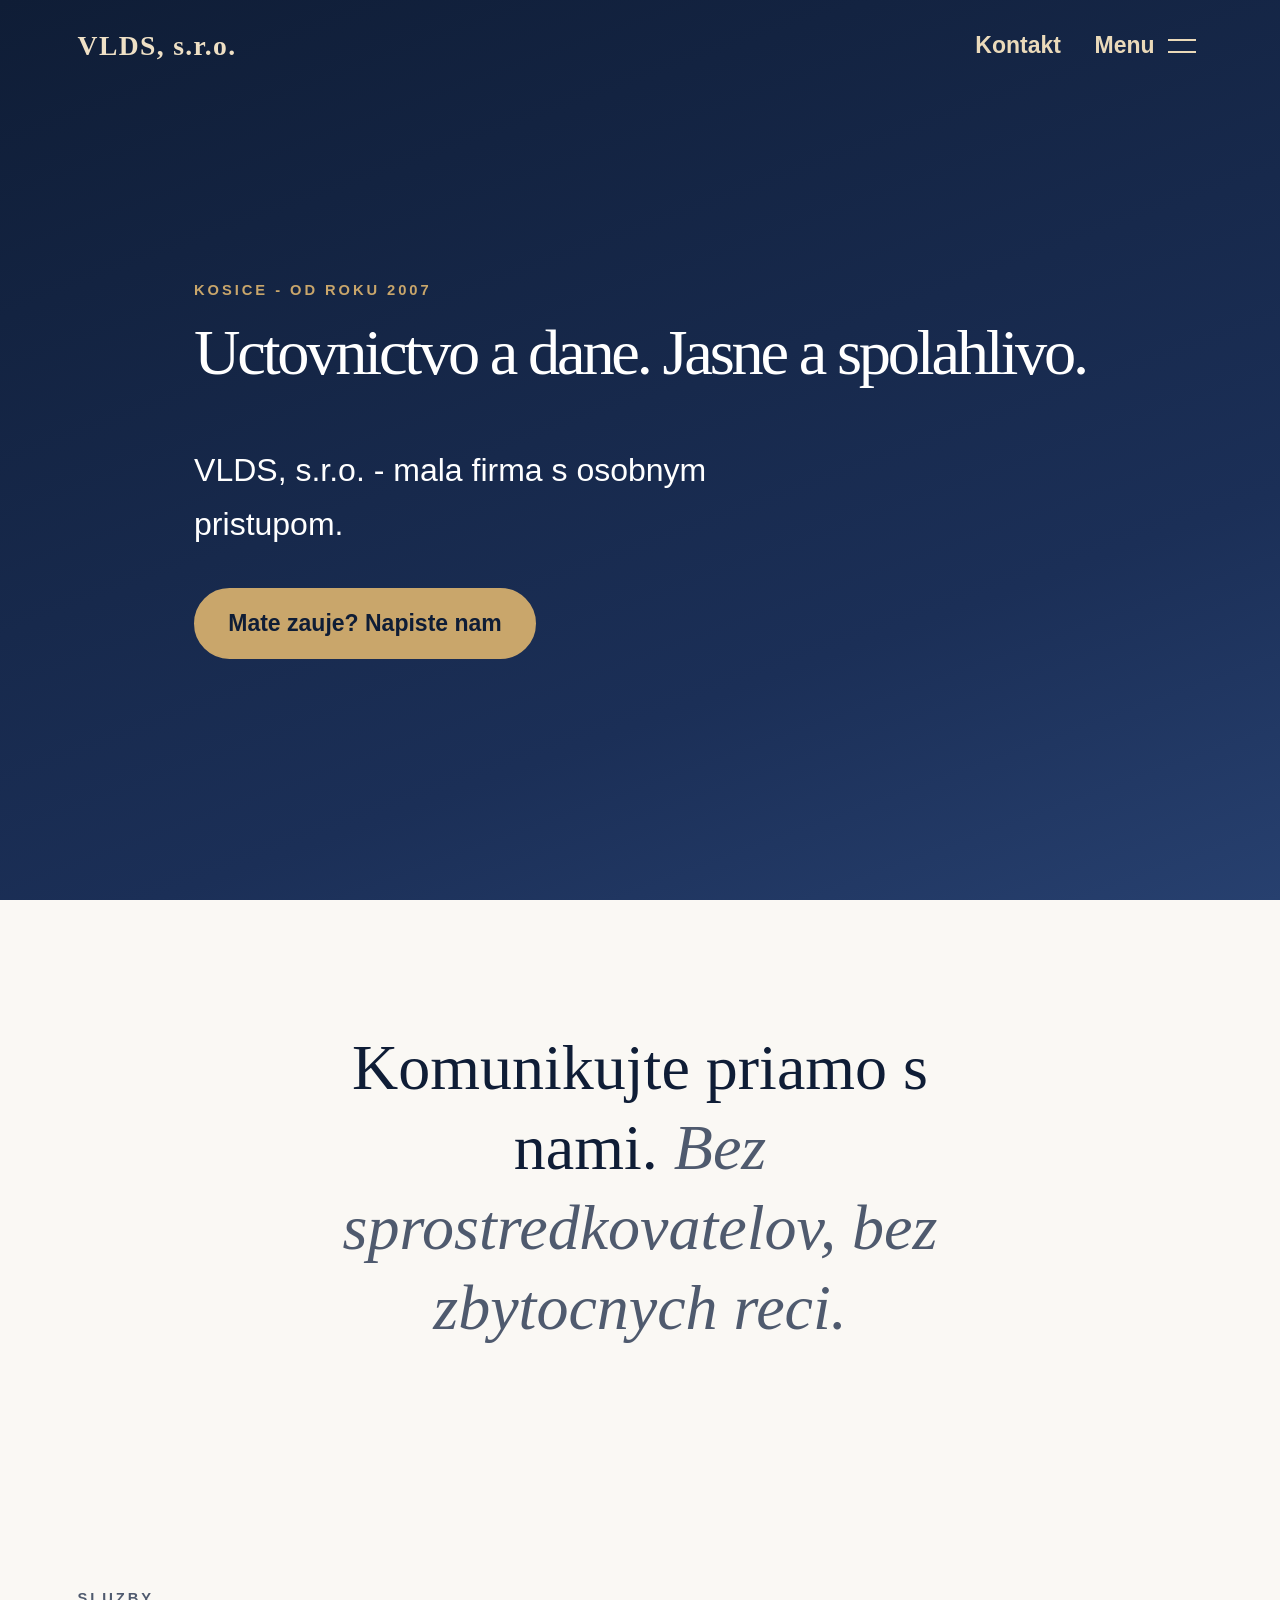
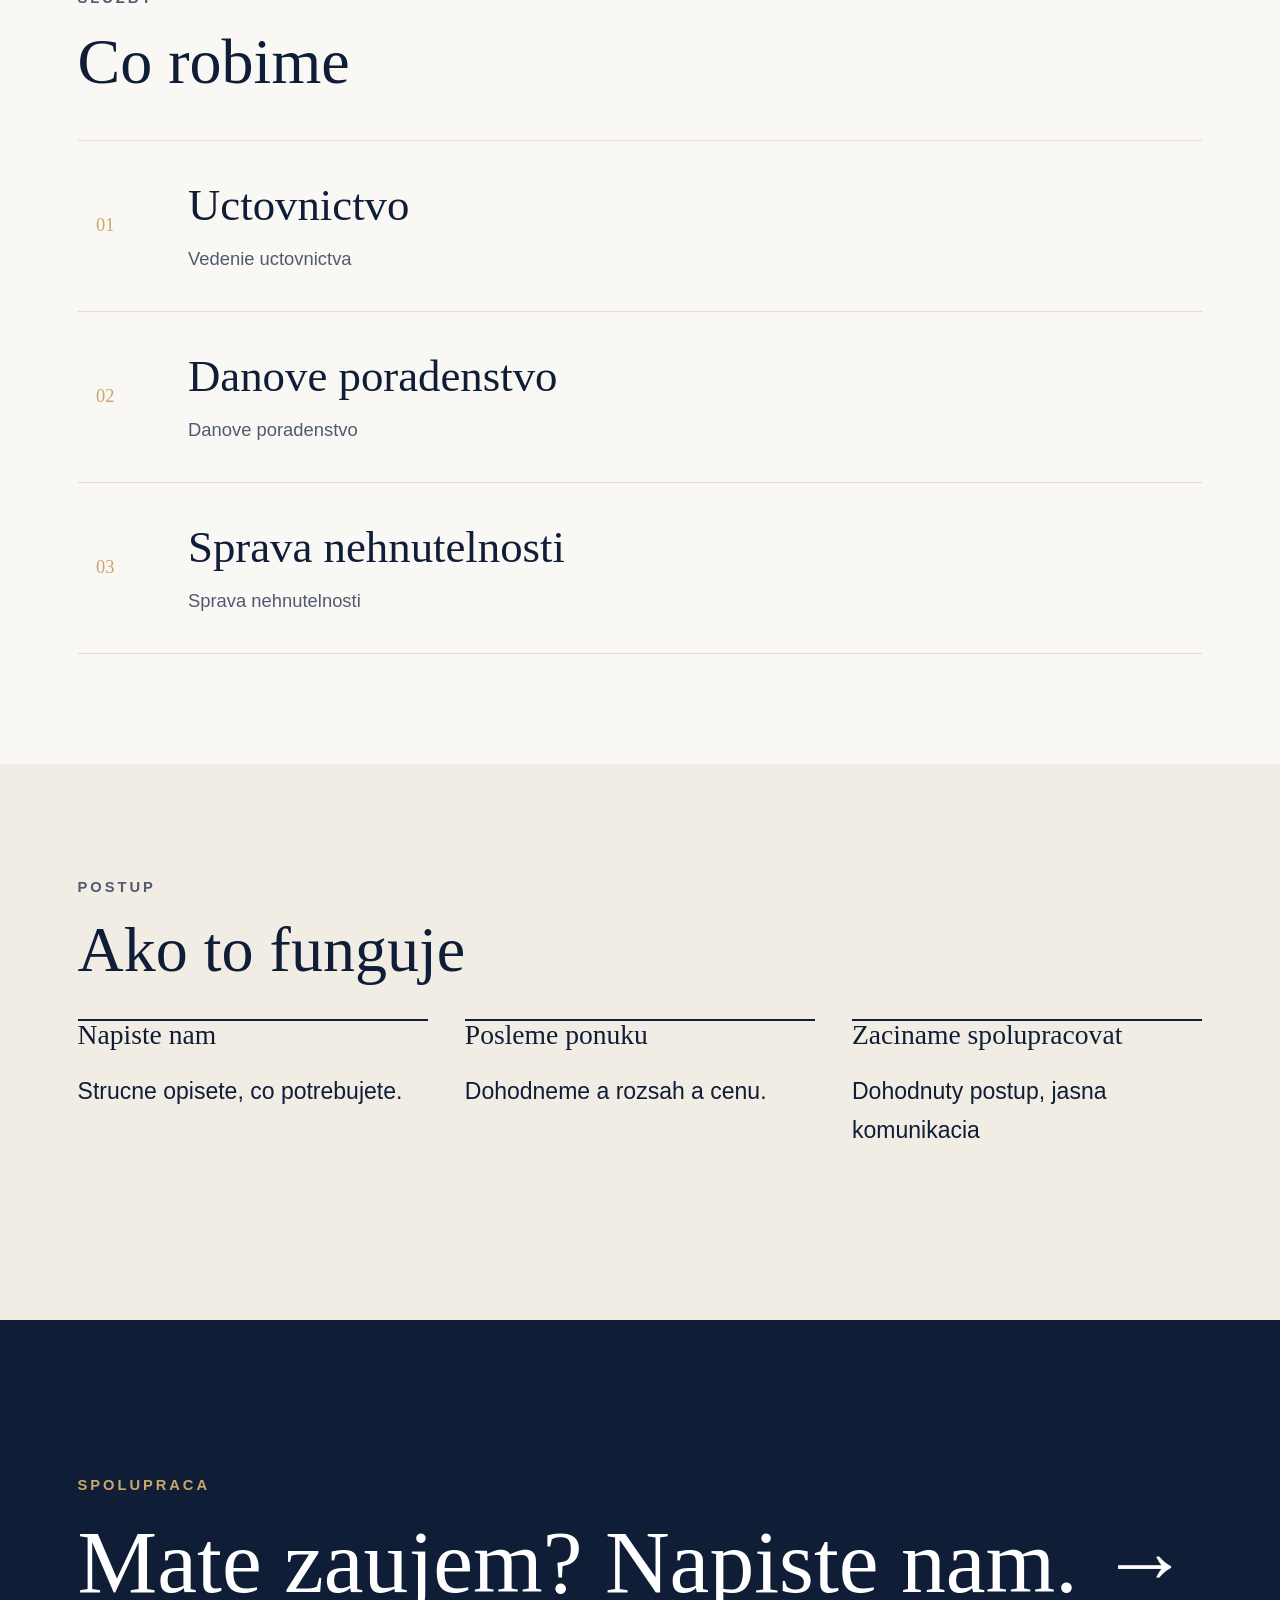
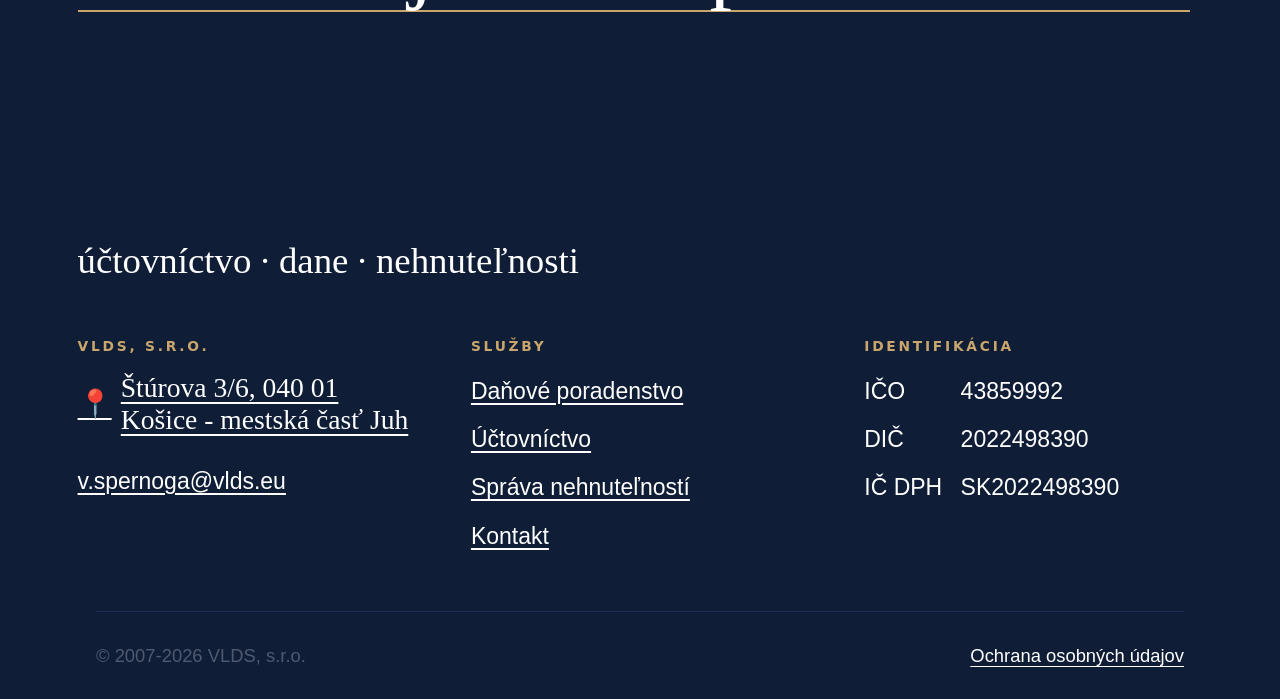
<file: index.html>
<!doctype html>
<html lang="sk">
  <head>
    <meta charset="utf-8" />
    <meta name="viewport" content="width=device-width, initial-scale=1" />
    <title>VLDS, s.r.o.</title>
    <link rel="stylesheet" href="style.css" />
  </head>

  <body class="home">
    <a class="skip" href="#content">Preskočiť na obsah</a>
    <header class="header top">
      <div class="wrap bar">
        <a class="logo" href="index.html">VLDS, s.r.o.</a>
        <div class="right">
          <a class="contact" href="other-sites/contact.html">Kontakt</a>
          <button
            class="menu_button"
            aria-expanded="false"
            aria-controls="menu"
          >
            <span>Menu</span
            ><span class="bars" aria-hidden="true"></span>
          </button>
        </div>
      </div>
    </header>

    <main id="content">
      <section class="hero">
        <div class="wrap">
          <p class="eyebrow">Kosice - od roku 2007</p>
          <h1>Uctovnictvo a dane. Jasne a spolahlivo.</h1>
          <p class="lead">VLDS, s.r.o. - mala firma s osobnym pristupom.</p>
          <a class="button button--gold" href="other-sites/contact.html"
            >Mate zauje? Napiste nam</a
          >
        </div>
      </section>

      <section class="message">
        <div class="wrap">
          <p>
            Komunikujte priamo s nami.
            <em>Bez sprostredkovatelov, bez zbytocnych reci.</em>
          </p>
        </div>
      </section>

      <section class="services">
        <div class="wrap">
          <p class="eyebrow">Sluzby</p>
          <h2>Co robime</h2>
          <div class="list">
            <a class="row" href="other-sites/vedenie-uctovnictva.html">
              <span class="number">01</span>
              <span class="row_text">
                <b>Uctovnictvo</b>
                <small>Vedenie uctovnictva</small>
              </span>
            </a>

            <a class="row" href="other-sites/danove-poradenstvo.html">
              <span class="number">02</span>
              <span class="row_text">
                <b>Danove poradenstvo</b>
                <small>Danove poradenstvo</small>
              </span>
            </a>

            <a class="row" href="other-sites/sprava-nehnutelnosti.html">
              <span class="number">03</span>
              <span class="row_text">
                <b>Sprava nehnutelnosti</b>
                <small>Sprava nehnutelnosti</small>
              </span>
            </a>
          </div>
        </div>
      </section>

      <section class="procedure">
        <div class="wrap">
          <p class="eyebrow">Postup</p>
          <h2>Ako to funguje</h2>
          <ol class="steps">
            <li>
              <h3>Napiste nam</h3>
              <p>Strucne opisete, co potrebujete.</p>
            </li>
            <li>
              <h3>Posleme ponuku</h3>
              <p>Dohodneme a rozsah a cenu.</p>
            </li>
            <li>
              <h3>Zaciname spolupracovat</h3>
              <p>Dohodnuty postup, jasna komunikacia</p>
            </li>
          </ol>
        </div>
      </section>

      <section class="cooperation">
        <div class="wrap">
          <p class="eyebrow">Spolupraca</p>
          <a class="question" href="other-sites/contact.html"
            >Mate zaujem? Napiste nam. <span aria-hidden="true">→</span></a
          >
        </div>
      </section>
    </main>

    <footer class="footer">
      <div class="wrap">
        <p class="little">účtovníctvo · dane · nehnuteľnosti</p>
        <div class="grid footer_grid">
          <div>
            <h2>VLDS, s.r.o.</h2>
            <details class="address">
              <summary>Štúrova 3/6, 040 01 Košice - mestská časť Juh</summary>
              <div
                class="map"
                data-lat="48.716152"
                data-lng="21.258461"
                data-label="VLDS, s.r.o., Štúrova 3/6"
                role="region"
                aria-label="Interaktívna mapa"
              ></div>
              <a
                class="ext"
                href="https://www.google.com/maps/search/?api=1&query=%C5%A0t%C3%BArova%203/6%2C%20040%2001%20Ko%C5%A1ice"
                target="_blank"
                rel="noopener"
                >Otvoriť v Google Maps ↗</a
              >
            </details>
            <p><a href="">v.spernoga@vlds.eu</a></p>
          </div>

          <div>
            <h2>Služby</h2>
            <ul class="footer_services">
              <li>
                <a href="other-sites/danove-poradenstvo.html"
                  >Daňové poradenstvo</a
                >
              </li>
              <li>
                <a href="other-sites/vedenie-uctovnictva.html">Účtovníctvo</a>
              </li>
              <li>
                <a href="other-sites/sprava-nehnutelnosti.html"
                  >Správa nehnuteľností</a
                >
              </li>
              <li><a href="other-sites/contact.html">Kontakt</a></li>
            </ul>
          </div>

          <div>
            <h2>Identifikácia</h2>
            <dl>
              <dt>IČO</dt>
              <dd>43859992</dd>
              <dt>DIČ</dt>
              <dd>2022498390</dd>
              <dt>IČ DPH</dt>
              <dd>SK2022498390</dd>
            </dl>
          </div>
        </div>

        <div class="legal">
          <span>© 2007-2026 VLDS, s.r.o.</span>
          <span
            ><a href="legal/ochrana-osobnych-udajov.html">Ochrana osobných údajov</a></span
          >
        </div>
      </div>
    </footer>
    <script src="main.js"></script>
  </body>
</html>
</file>
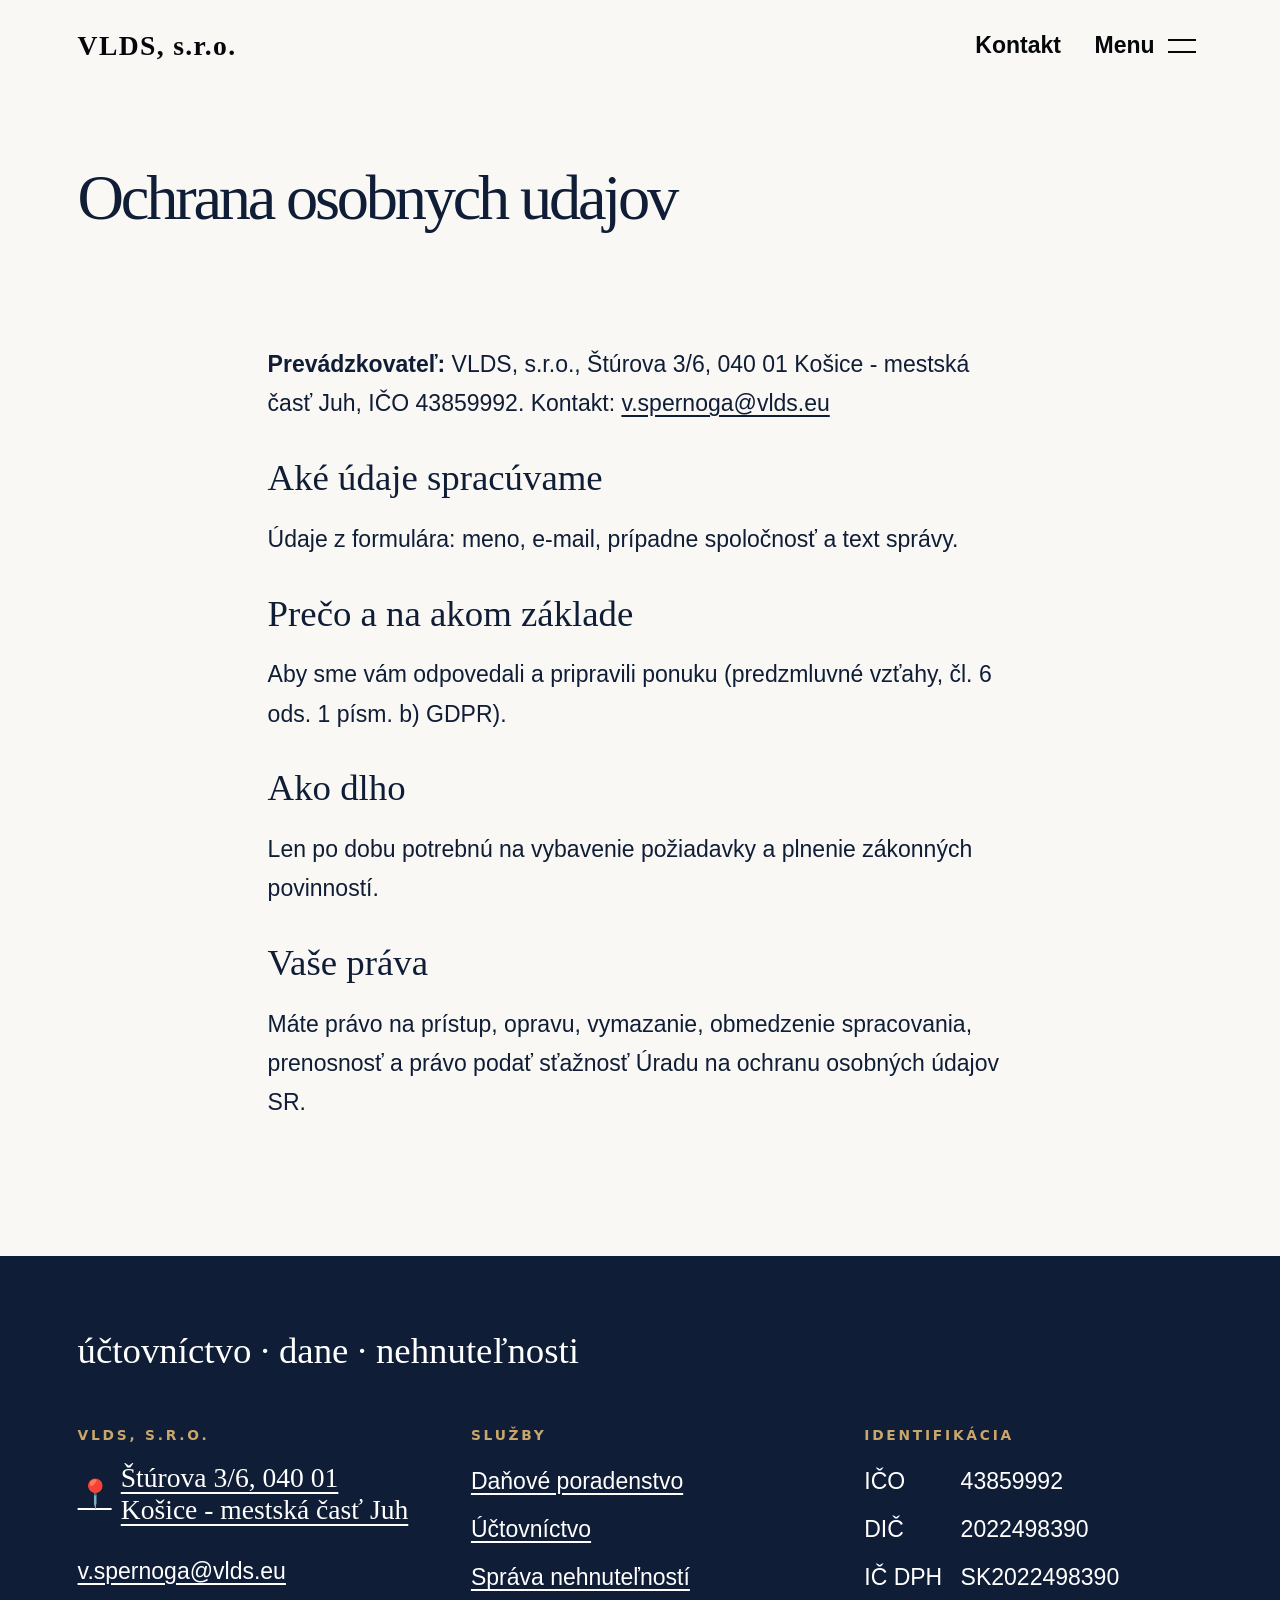
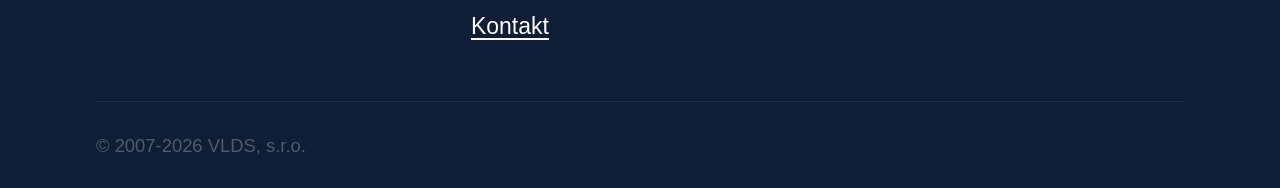
<file: legal/ochrana-osobnych-udajov.html>
<!doctype html>
<html lang="sk">
  <head>
    <meta charset="utf-8" />
    <meta name="viewport" content="width=device-width, initial-scale=1" />
    <title>Ochrana osobných údajov - VLDS, s.r.o.</title>
    <link rel="stylesheet" href="../style.css" />
  </head>

  <body class="home">
    <a class="skip" href="#content">Preskočiť na obsah</a>
    <header class="header top">
      <div class="wrap bar">
        <a class="logo" href="../index.html">VLDS, s.r.o.</a>
        <div class="right">
          <a class="contact" href="../other-sites/contact.html">Kontakt</a>
          <button
            class="menu_button"
            aria-expanded="false"
            aria-controls="menu"
          >
            <span>Menu</span
            ><span class="bars" aria-hidden="true"></span>
          </button>
        </div>
      </div>
    </header>

    <main id="content">
      <section class="title">
        <div class="wrap">
          <h1>Ochrana osobnych udajov</h1>
        </div>
      </section>

      <section class="statement">
        <div class="wrap narrow">
          <p>
            <strong>Prevádzkovateľ:</strong> VLDS, s.r.o., Štúrova 3/6, 040 01
            Košice - mestská časť Juh, IČO 43859992. Kontakt:
            <a href="">v.spernoga@vlds.eu</a>
          </p>
          <h2>Aké údaje spracúvame</h2>
          <p>
            Údaje z formulára: meno, e-mail, prípadne spoločnosť a text správy.
          </p>
          <h2>Prečo a na akom základe</h2>
          <p>
            Aby sme vám odpovedali a pripravili ponuku (predzmluvné vzťahy, čl.
            6 ods. 1 písm. b) GDPR).
          </p>
          <h2>Ako dlho</h2>
          <p>
            Len po dobu potrebnú na vybavenie požiadavky a plnenie zákonných
            povinností.
          </p>
          <h2>Vaše práva</h2>
          <p>
            Máte právo na prístup, opravu, vymazanie, obmedzenie spracovania,
            prenosnosť a právo podať sťažnosť Úradu na ochranu osobných údajov
            SR.
          </p>
        </div>
      </section>
    </main>

    <footer class="footer">
      <div class="wrap">
        <p class="little">účtovníctvo · dane · nehnuteľnosti</p>
        <div class="grid footer_grid">
          <div>
            <h2>VLDS, s.r.o.</h2>
            <details class="address">
              <summary>Štúrova 3/6, 040 01 Košice - mestská časť Juh</summary>
              <div
                class="map"
                data-lat="48.716152"
                data-lng="21.258461"
                data-label="VLDS, s.r.o., Štúrova 3/6"
                role="region"
                aria-label="Interaktívna mapa"
              ></div>
              <a
                class="ext"
                href="https://www.google.com/maps/search/?api=1&query=%C5%A0t%C3%BArova%203/6%2C%20040%2001%20Ko%C5%A1ice"
                target="_blank"
                rel="noopener"
                >Otvoriť v Google Maps ↗</a
              >
            </details>
            <p><a href="">v.spernoga@vlds.eu</a></p>
          </div>

          <div>
            <h2>Služby</h2>
            <ul class="footer_services">
              <li>
                <a href="../other-sites/danove-poradenstvo.html"
                  >Daňové poradenstvo</a
                >
              </li>
              <li>
                <a href="../other-sites/vedenie-uctovnictva.html">Účtovníctvo</a>
              </li>
              <li>
                <a href="../other-sites/sprava-nehnutelnosti.html"
                  >Správa nehnuteľností</a
                >
              </li>
              <li><a href="../other-sites/contact.html">Kontakt</a></li>
            </ul>
          </div>

          <div>
            <h2>Identifikácia</h2>
            <dl>
              <dt>IČO</dt>
              <dd>43859992</dd>
              <dt>DIČ</dt>
              <dd>2022498390</dd>
              <dt>IČ DPH</dt>
              <dd>SK2022498390</dd>
            </dl>
          </div>
        </div>

        <div class="legal">
          <span>© 2007-2026 VLDS, s.r.o.</span>
        </div>
      </div>
    </footer>
    <script src="../main.js"></script>
  </body>
</html>
</file>
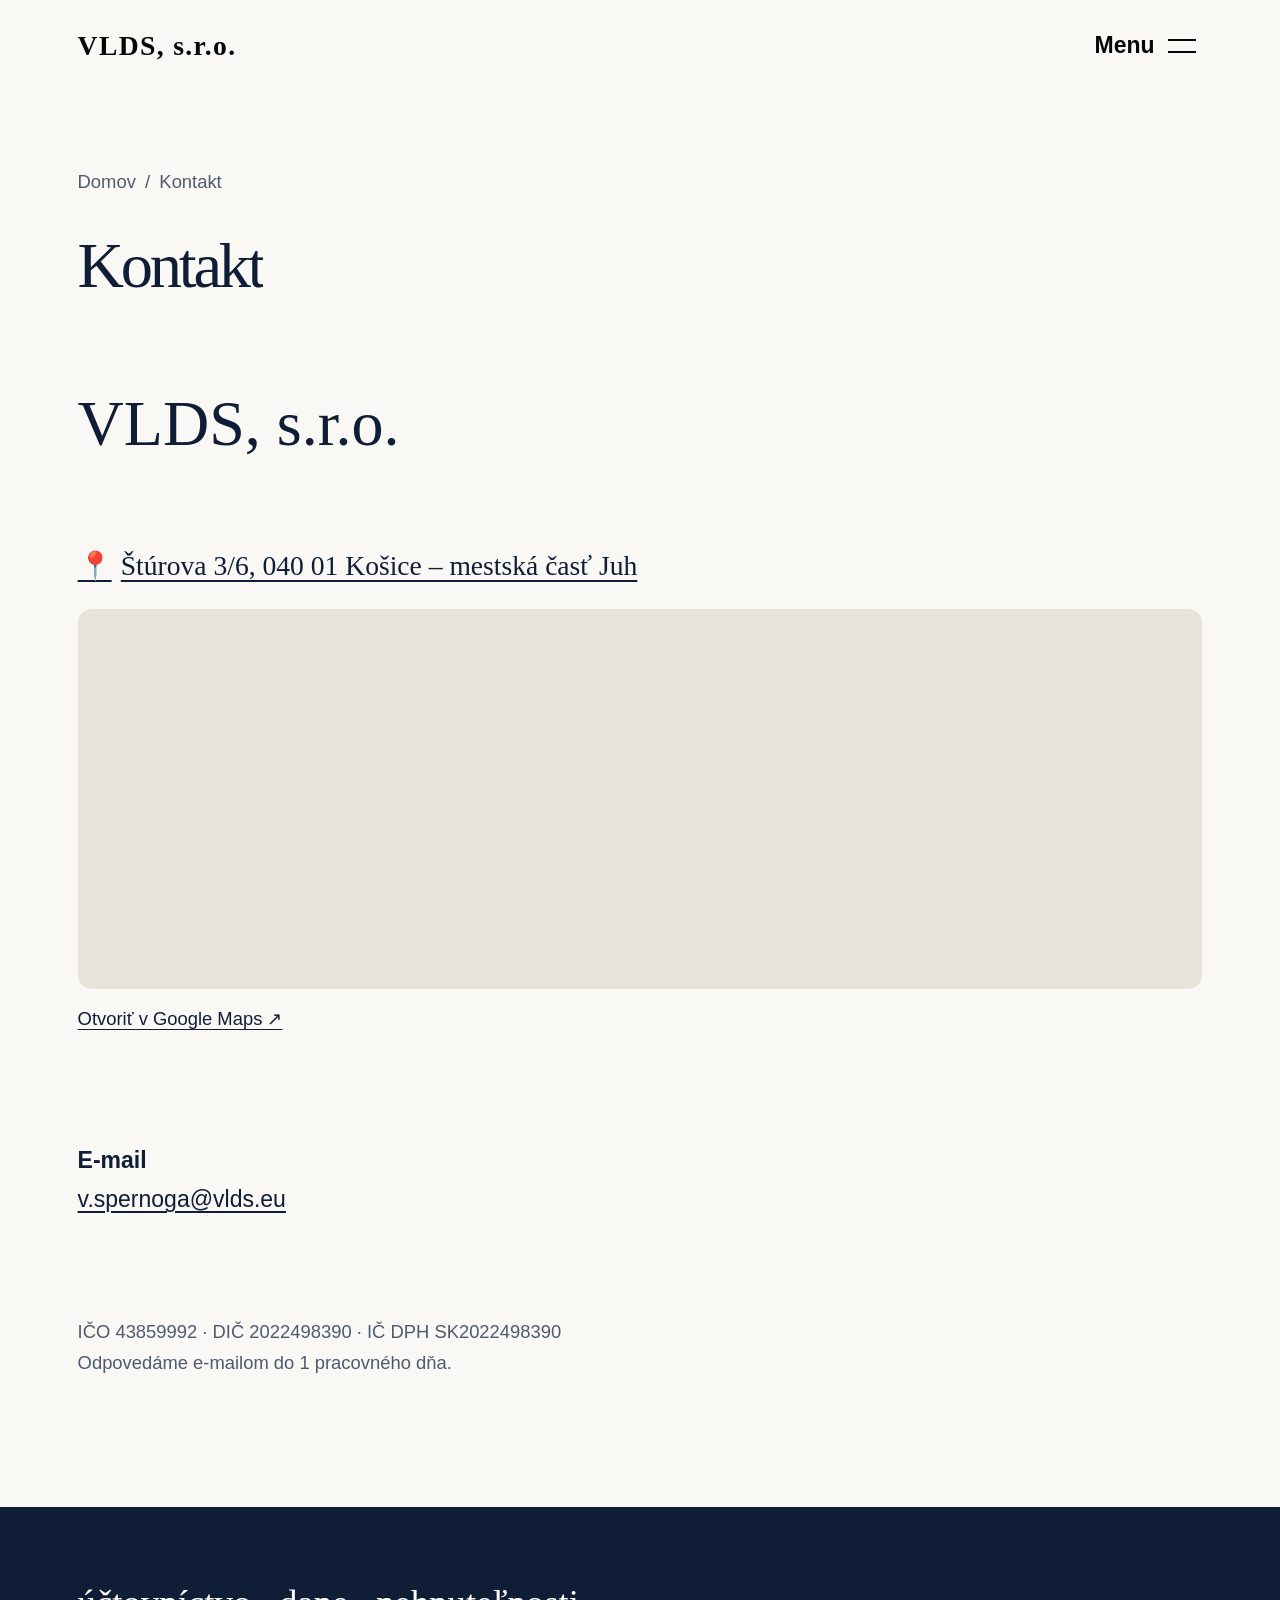
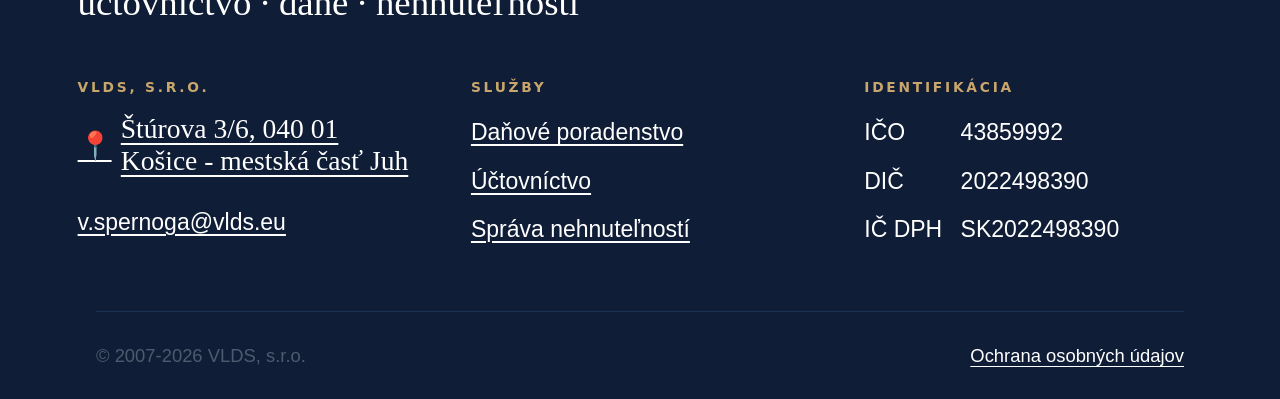
<file: other-sites/contact.html>
<!doctype html>
<html lang="sk">
  <head>
    <meta charset="utf-8" />
    <meta name="viewport" content="width=device-width, initial-scale=1" />
    <title>Kontakt - VLDS, s.r.o., Košice</title>
    <link rel="stylesheet" href="../style.css" />
  </head>

  <body class="home">
    <a class="skip" href="#content">Preskočiť na obsah</a>
    <header class="header top">
      <div class="wrap bar">
        <a class="logo" href="../index.html">VLDS, s.r.o.</a>
        <div class="right">
          <button
            class="menu_button"
            aria-expanded="false"
            aria-controls="menu"
          >
            <span>Menu</span
            ><span class="bars" aria-hidden="true"></span>
          </button>
        </div>
      </div>
    </header>

    <main id="content">
      <section class="title">
        <div class="wrap">
          <nav class="navigation">
            <ol>
              <li><a href="../index.html">Domov</a></li>
              <li aria-current="page">Kontakt</li>
            </ol>
          </nav>
          <h1><span class="nav_text">Kontakt</span></h1>
        </div>
      </section>

      <section class="statement">
        <div class="wrap">
          <div>
            <div class="grid contact_grid">
              <h2>VLDS, s.r.o.</h2>
              <details class="address" open>
                <summary>Štúrova 3/6, 040 01 Košice – mestská časť Juh</summary>
                <div
                  class="map"
                  data-lat="48.716152"
                  data-lng="21.258461"
                  data-label="VLDS, s.r.o., Štúrova 3/6"
                  role="region"
                  aria-label="Interaktívna mapa"
                ></div>
                <a
                  class="ext"
                  href="https://www.google.com/maps/search/?api=1&query=%C5%A0t%C3%BArova%203/6%2C%20040%2001%20Ko%C5%A1ice"
                  target="_blank"
                  rel="noopener"
                  >Otvoriť v Google Maps ↗</a
                >
              </details>
              <p>
                <strong>E-mail</strong>
                <br />
                <a href="">v.spernoga@vlds.eu</a>
              </p>
              <p class="small muted">
                IČO 43859992 · DIČ 2022498390 · IČ DPH SK2022498390
                <br />
                Odpovedáme e-mailom do 1 pracovného dňa.
              </p>
              <!-- maybe later -->
              <!-- <div>
                <h2>Kontaktny formular</h2>
                <form
                  class="form"
                  data-endpoint=""
                  data-mail="v.spernoga@vlds.eu"
                  action="mailto:v.spernoga@vlds.eu"
                  method="post"
                  enctype="text/plain"
                >
                  <p class="dont" aria-hidden="true">
                    <label
                      >Nevypĺňať
                      <input name="_gotcha" tabindex="-1" autocomplete="off"
                    /></label>
                  </p>
                  <div class="field">
                    <label for="k-n">Meno <b aria-hidden="true">*</b></label
                    ><input id="k-n" name="Meno" required autocomplete="name" />
                  </div>
                  <div class="field">
                    <label for="k-c">Spoločnosť</label
                    ><input
                      id="k-c"
                      name="Spoločnosť"
                      autocomplete="organization"
                    />
                  </div>
                  <div class="field">
                    <label for="k-e">E-mail <b aria-hidden="true">*</b></label
                    ><input
                      id="k-e"
                      name="E-mail"
                      type="email"
                      required
                      autocomplete="email"
                    />
                  </div>
                  <div class="field">
                    <label for="k-m">Správa <b aria-hidden="true">*</b></label
                    ><textarea
                      id="k-m"
                      name="Správa"
                      rows="5"
                      required
                    ></textarea>
                  </div>
                  <div class="field check">
                    <input id="k-g" type="checkbox" required /><label for="k-g"
                      >Súhlasím so spracovaním osobných údajov podľa
                      <a href="../legal/ochrana-osobnych-udajov.html"
                        >zásad ochrany osobných údajov</a
                      >.</label
                    >
                  </div>
                  <button class="button" type="submit">Odoslať</button>
                  <p class="form__msg" role="status" aria-live="polite"></p>
                </form>
              </div> -->
            </div>
          </div>
        </div>
      </section>
    </main>

    <footer class="footer">
      <div class="wrap">
        <p class="little">účtovníctvo · dane · nehnuteľnosti</p>
        <div class="grid footer_grid">
          <div>
            <h2>VLDS, s.r.o.</h2>
            <details class="address">
              <summary>Štúrova 3/6, 040 01 Košice - mestská časť Juh</summary>
              <div
                class="map"
                data-lat="48.716152"
                data-lng="21.258461"
                data-label="VLDS, s.r.o., Štúrova 3/6"
                role="region"
                aria-label="Interaktívna mapa"
              ></div>
              <a
                class="ext"
                href="https://www.google.com/maps/search/?api=1&query=%C5%A0t%C3%BArova%203/6%2C%20040%2001%20Ko%C5%A1ice"
                target="_blank"
                rel="noopener"
                >Otvoriť v Google Maps ↗</a
              >
            </details>
            <p><a href="">v.spernoga@vlds.eu</a></p>
          </div>

          <div>
            <h2>Služby</h2>
            <ul class="footer_services">
              <li>
                <a href="danove-poradenstvo.html"
                  >Daňové poradenstvo</a
                >
              </li>
              <li>
                <a href="vedenie-uctovnictva.html">Účtovníctvo</a>
              </li>
              <li>
                <a href="sprava-nehnutelnosti.html"
                  >Správa nehnuteľností</a
                >
              </li>
            </ul>
          </div>

          <div>
            <h2>Identifikácia</h2>
            <dl>
              <dt>IČO</dt>
              <dd>43859992</dd>
              <dt>DIČ</dt>
              <dd>2022498390</dd>
              <dt>IČ DPH</dt>
              <dd>SK2022498390</dd>
            </dl>
          </div>
        </div>

        <div class="legal">
          <span>© 2007-2026 VLDS, s.r.o.</span>
          <span
            ><a href="../legal/ochrana-osobnych-udajov.html">Ochrana osobných údajov</a></span
          >
        </div>
      </div>
    </footer>

    <script src="../main.js"></script>
  </body>
</html>
</file>
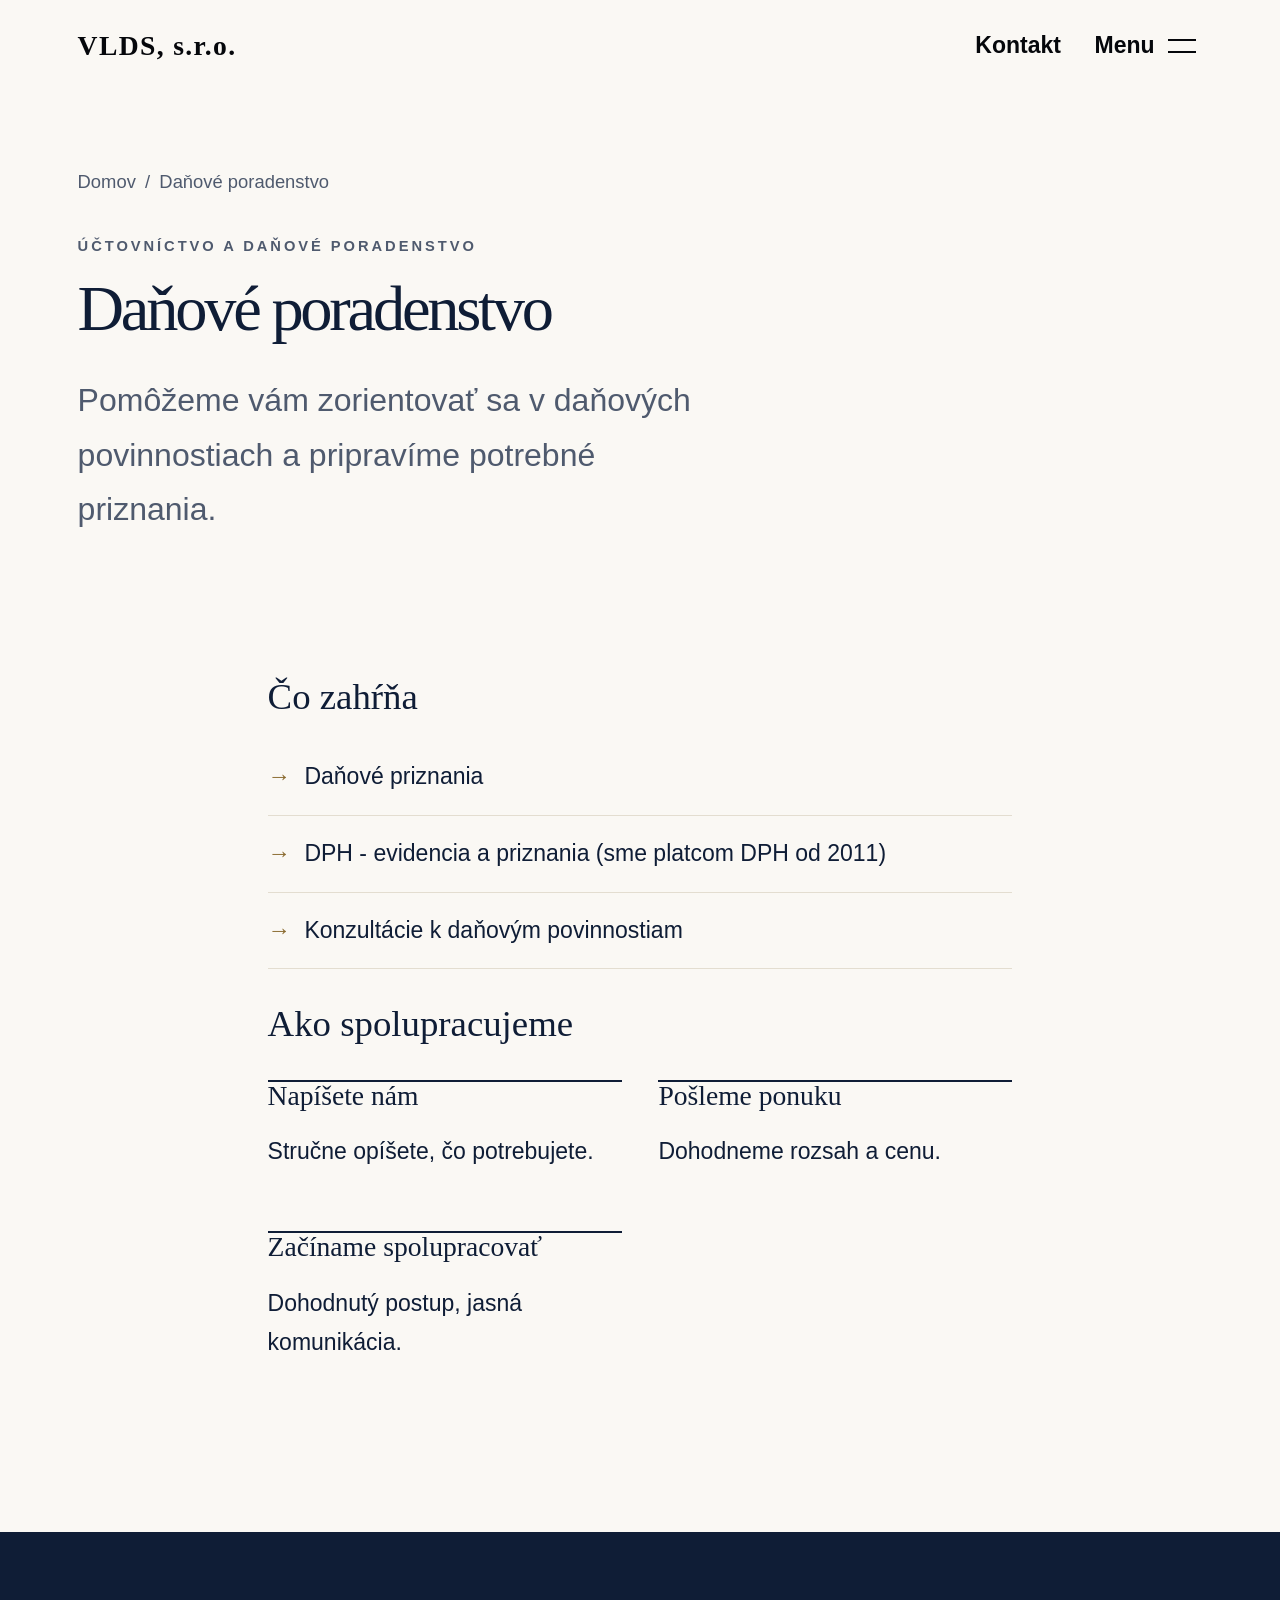
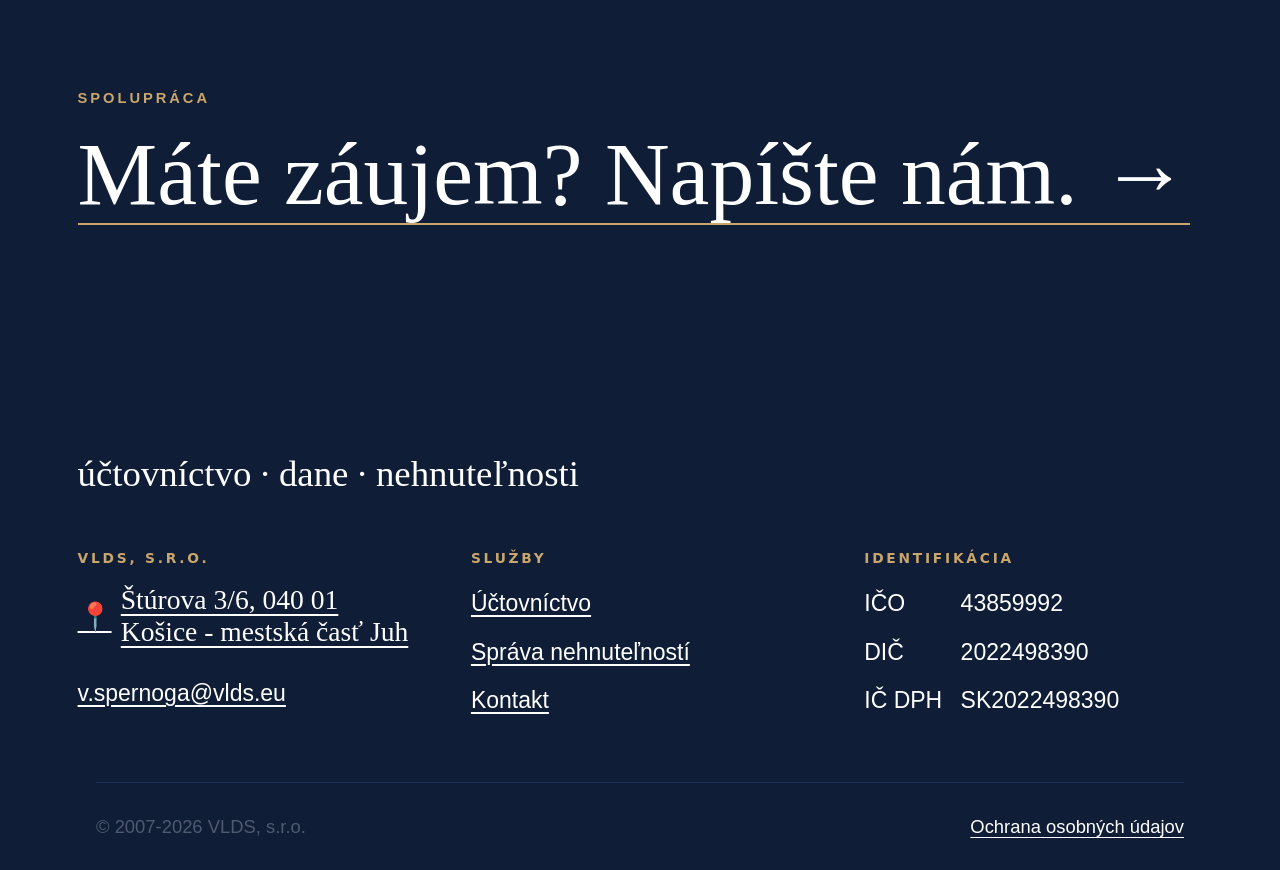
<file: other-sites/danove-poradenstvo.html>
<!doctype html>
<html lang="sk">
  <head>
    <meta charset="utf-8" />
    <meta name="viewport" content="width=device-width, initial-scale=1" />
    <title>Daňové poradenstvo Košice - VLDS, s.r.o.</title>
    <link rel="stylesheet" href="../style.css" />
  </head>

  <body class="home">
    <a class="skip" href="#content">Preskočiť na obsah</a>
    <header class="header top">
      <div class="wrap bar">
        <a class="logo" href="../index.html">VLDS, s.r.o.</a>
        <div class="right">
          <a class="contact" href="contact.html">Kontakt</a>
          <button
            class="menu_button"
            aria-expanded="false"
            aria-controls="menu"
          >
            <span>Menu</span
            ><span class="bars" aria-hidden="true"></span>
          </button>
        </div>
      </div>
    </header>

    <main id="content">
      <section class="title">
        <div class="wrap">
          <nav class="navigation">
            <ol>
              <li><a href="../index.html">Domov</a></li>
              <li aria-current="page">Daňové poradenstvo</li>
            </ol>
          </nav>
          <p class="eyebrow">Účtovníctvo a daňové poradenstvo</p>
          <h1>Daňové poradenstvo</h1>
          <p class="lead">
            Pomôžeme vám zorientovať sa v daňových povinnostiach a pripravíme
            potrebné priznania.
          </p>
        </div>
      </section>

      <section class="statement">
        <div class="wrap narrow">
          <h2>Čo zahŕňa</h2>
          <ul class="tick">
            <li>Daňové priznania</li>
            <li>DPH - evidencia a priznania (sme platcom DPH od 2011)</li>
            <li>Konzultácie k daňovým povinnostiam</li>
          </ul>
          <h2>Ako spolupracujeme</h2>
          <ol class="steps">
            <li>
              <h3>Napíšete nám</h3>
              <p>Stručne opíšete, čo potrebujete.</p>
            </li>
            <li>
              <h3>Pošleme ponuku</h3>
              <p>Dohodneme rozsah a cenu.</p>
            </li>
            <li>
              <h3>Začíname spolupracovať</h3>
              <p>Dohodnutý postup, jasná komunikácia.</p>
            </li>
          </ol>
        </div>
      </section>

      <section class="cooperation">
        <div class="wrap">
          <p class="eyebrow">Spolupráca</p>
          <a class="question" href="contact.html"
            >Máte záujem? Napíšte nám. <span aria-hidden="true">→</span></a
          >
        </div>
      </section>
    </main>

    <footer class="footer">
      <div class="wrap">
        <p class="little">účtovníctvo · dane · nehnuteľnosti</p>
        <div class="grid footer_grid">
          <div>
            <h2>VLDS, s.r.o.</h2>
            <details class="address">
              <summary>Štúrova 3/6, 040 01 Košice - mestská časť Juh</summary>
              <div
                class="map"
                data-lat="48.716152"
                data-lng="21.258461"
                data-label="VLDS, s.r.o., Štúrova 3/6"
                role="region"
                aria-label="Interaktívna mapa"
              ></div>
              <a
                class="ext"
                href="https://www.google.com/maps/search/?api=1&query=%C5%A0t%C3%BArova%203/6%2C%20040%2001%20Ko%C5%A1ice"
                target="_blank"
                rel="noopener"
                >Otvoriť v Google Maps ↗</a
              >
            </details>
            <p><a href="">v.spernoga@vlds.eu</a></p>
          </div>

          <div>
            <h2>Služby</h2>
            <ul class="footer_services">
              <li>
                <a href="vedenie-uctovnictva.html">Účtovníctvo</a>
              </li>
              <li>
                <a href="sprava-nehnutelnosti.html"
                  >Správa nehnuteľností</a
                >
              </li>
              <li><a href="contact.html">Kontakt</a></li>
            </ul>
          </div>

          <div>
            <h2>Identifikácia</h2>
            <dl>
              <dt>IČO</dt>
              <dd>43859992</dd>
              <dt>DIČ</dt>
              <dd>2022498390</dd>
              <dt>IČ DPH</dt>
              <dd>SK2022498390</dd>
            </dl>
          </div>
        </div>

        <div class="legal">
          <span>© 2007-2026 VLDS, s.r.o.</span>
          <span
            ><a href="../legal/ochrana-osobnych-udajov.html">Ochrana osobných údajov</a></span
          >
        </div>
      </div>
    </footer>
    <script src="../main.js"></script>
  </body>
</html>
</file>
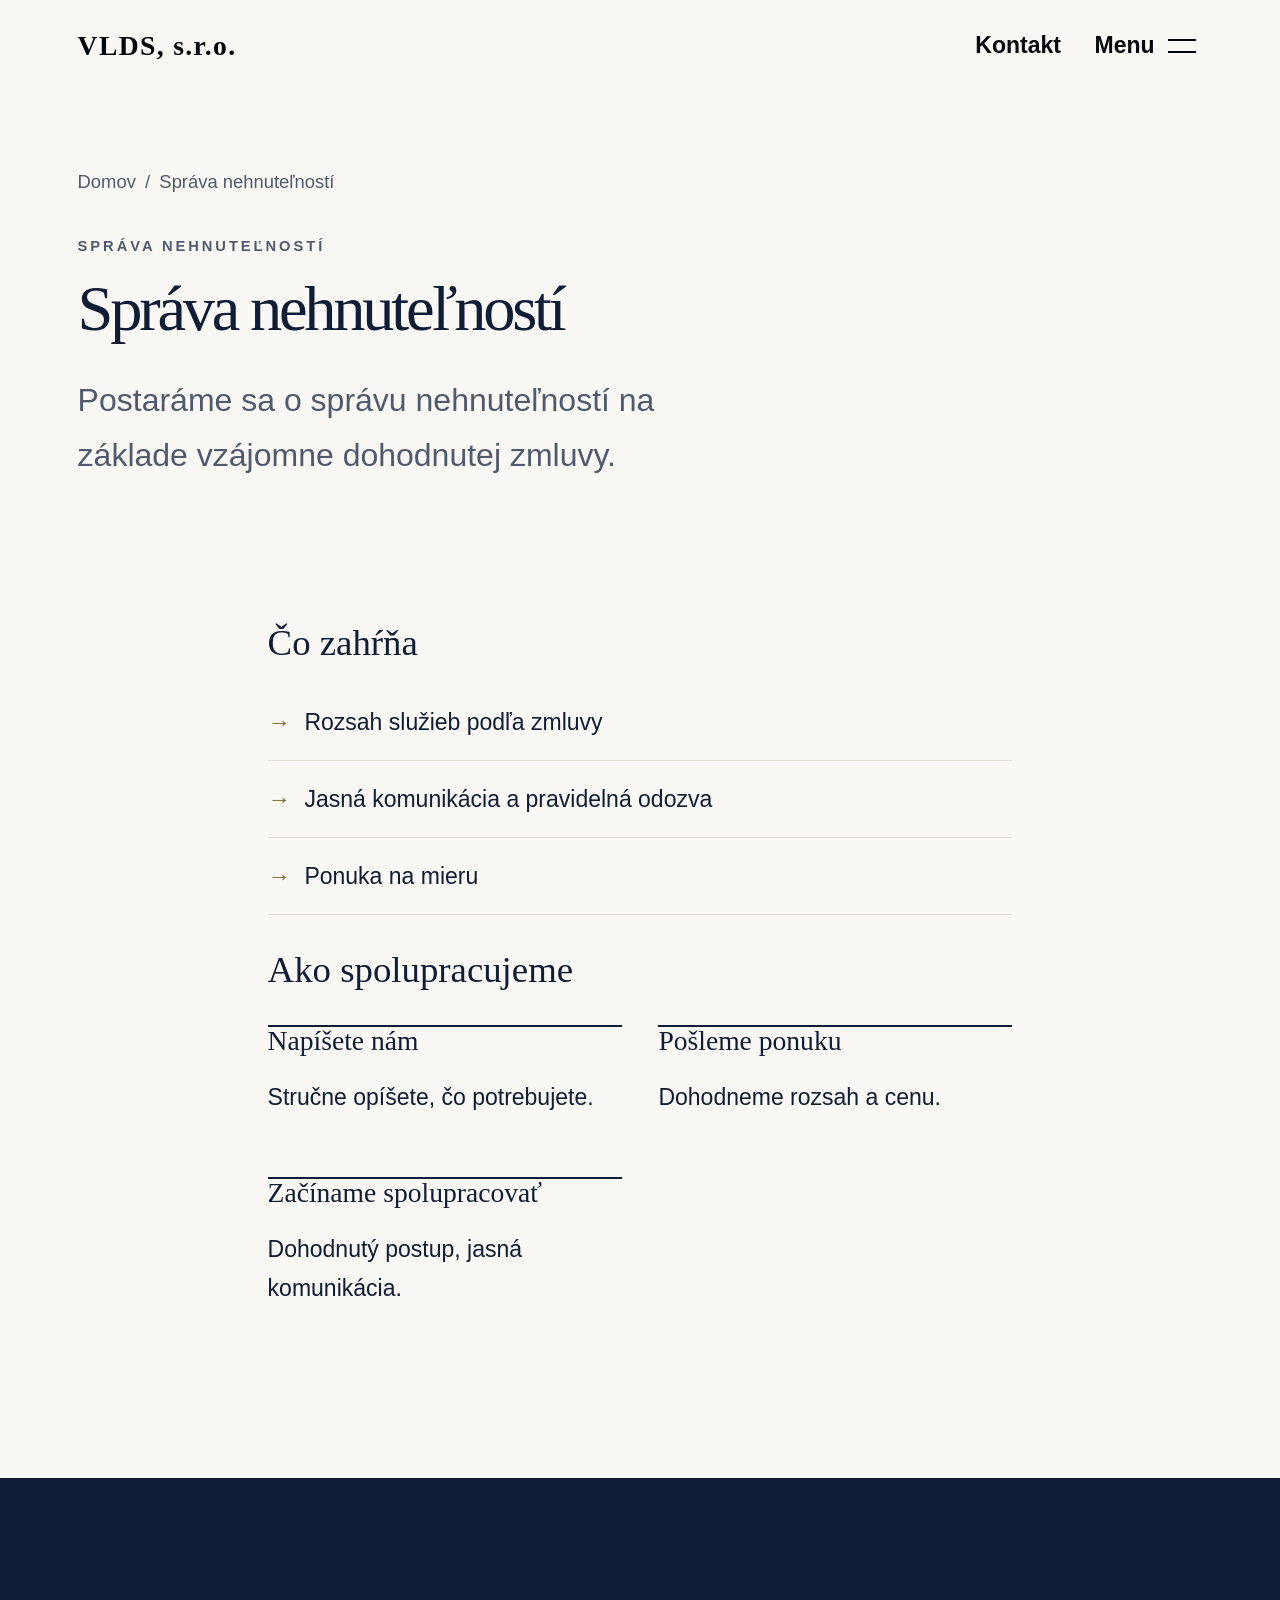
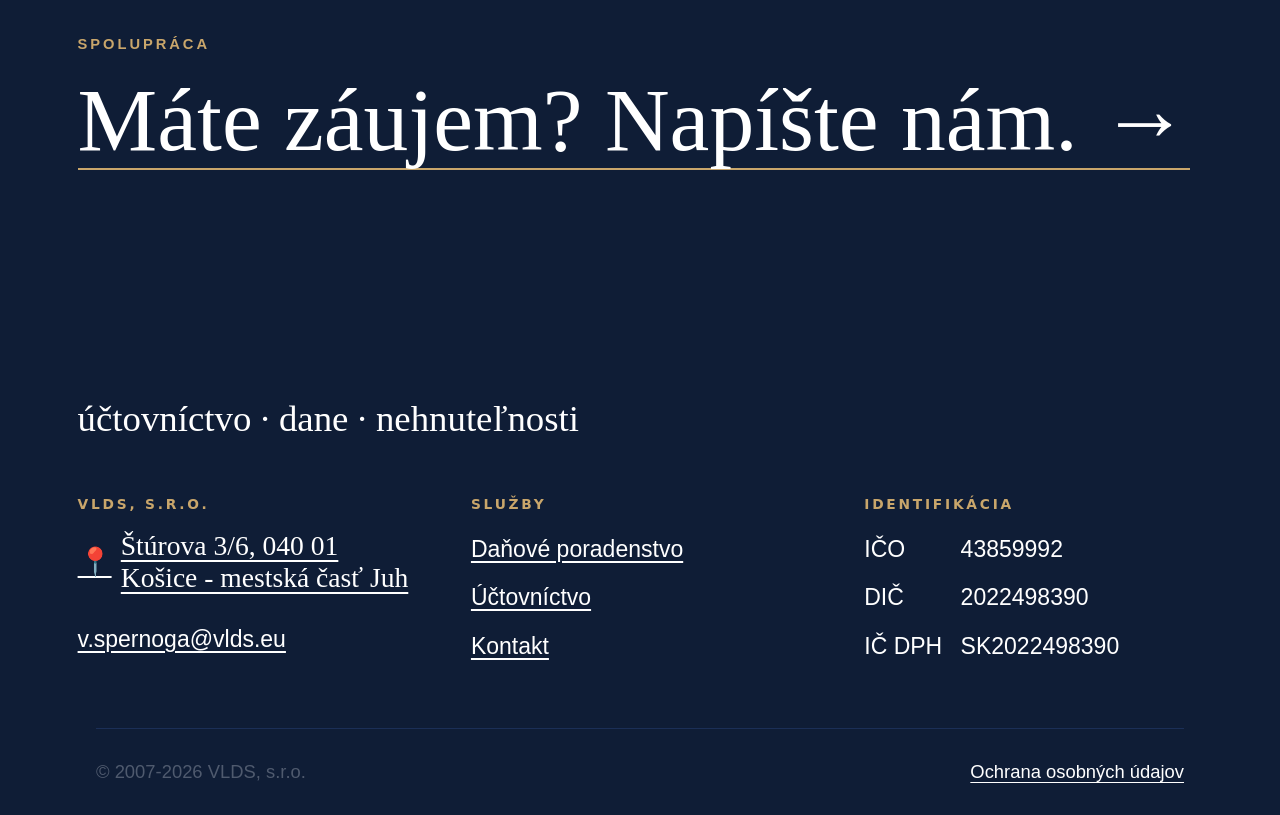
<file: other-sites/sprava-nehnutelnosti.html>
<!doctype html>
<html lang="sk">
  <head>
    <meta charset="utf-8" />
    <meta name="viewport" content="width=device-width, initial-scale=1" />
    <title>Správa nehnuteľností Košice - VLDS, s.r.o.</title>
    <link rel="stylesheet" href="../style.css" />
  </head>

  <body class="home">
    <a class="skip" href="#content">Preskočiť na obsah</a>
    <header class="header top">
      <div class="wrap bar">
        <a class="logo" href="../index.html">VLDS, s.r.o.</a>
        <div class="right">
          <a class="contact" href="contact.html">Kontakt</a>
          <button
            class="menu_button"
            aria-expanded="false"
            aria-controls="menu"
          >
            <span>Menu</span
            ><span class="bars" aria-hidden="true"></span>
          </button>
        </div>
      </div>
    </header>

    <main id="content">
      <section class="title">
        <div class="wrap">
          <nav class="navigation">
            <ol>
              <li><a href="../index.html">Domov</a></li>
              <li aria-current="page">Správa nehnuteľností</li>
            </ol>
          </nav>
          <p class="eyebrow">Správa nehnuteľností</p>
          <h1>Správa nehnuteľností</h1>
          <p class="lead">
            Postaráme sa o správu nehnuteľností na základe vzájomne dohodnutej
            zmluvy.
          </p>
        </div>
      </section>

      <section class="statement">
        <div class="wrap narrow">
          <h2>Čo zahŕňa</h2>
          <ul class="tick">
            <li>Rozsah služieb podľa zmluvy</li>
            <li>Jasná komunikácia a pravidelná odozva</li>
            <li>Ponuka na mieru</li>
          </ul>
          <h2>Ako spolupracujeme</h2>
          <ol class="steps">
            <li>
              <h3>Napíšete nám</h3>
              <p>Stručne opíšete, čo potrebujete.</p>
            </li>
            <li>
              <h3>Pošleme ponuku</h3>
              <p>Dohodneme rozsah a cenu.</p>
            </li>
            <li>
              <h3>Začíname spolupracovať</h3>
              <p>Dohodnutý postup, jasná komunikácia.</p>
            </li>
          </ol>
        </div>
      </section>

      <section class="cooperation">
        <div class="wrap">
          <p class="eyebrow">Spolupráca</p>
          <a class="question" href="contact.html"
            >Máte záujem? Napíšte nám. <span aria-hidden="true">→</span></a
          >
        </div>
      </section>
    </main>

    <footer class="footer">
      <div class="wrap">
        <p class="little">účtovníctvo · dane · nehnuteľnosti</p>
        <div class="grid footer_grid">
          <div>
            <h2>VLDS, s.r.o.</h2>
            <details class="address">
              <summary>Štúrova 3/6, 040 01 Košice - mestská časť Juh</summary>
              <div
                class="map"
                data-lat="48.716152"
                data-lng="21.258461"
                data-label="VLDS, s.r.o., Štúrova 3/6"
                role="region"
                aria-label="Interaktívna mapa"
              ></div>
              <a
                class="ext"
                href="https://www.google.com/maps/search/?api=1&query=%C5%A0t%C3%BArova%203/6%2C%20040%2001%20Ko%C5%A1ice"
                target="_blank"
                rel="noopener"
                >Otvoriť v Google Maps ↗</a
              >
            </details>
            <p><a href="">v.spernoga@vlds.eu</a></p>
          </div>

          <div>
            <h2>Služby</h2>
            <ul class="footer_services">
              <li>
                <a href="danove-poradenstvo.html"
                  >Daňové poradenstvo</a
                >
              </li>
              <li>
                <a href="vedenie-uctovnictva.html">Účtovníctvo</a>
              </li>
              <li><a href="contact.html">Kontakt</a></li>
            </ul>
          </div>

          <div>
            <h2>Identifikácia</h2>
            <dl>
              <dt>IČO</dt>
              <dd>43859992</dd>
              <dt>DIČ</dt>
              <dd>2022498390</dd>
              <dt>IČ DPH</dt>
              <dd>SK2022498390</dd>
            </dl>
          </div>
        </div>

        <div class="legal">
          <span>© 2007-2026 VLDS, s.r.o.</span>
          <span
            ><a href="../legal/ochrana-osobnych-udajov.html">Ochrana osobných údajov</a></span
          >
        </div>
      </div>
    </footer>
    <script src="../main.js"></script>
  </body>
</html>
</file>
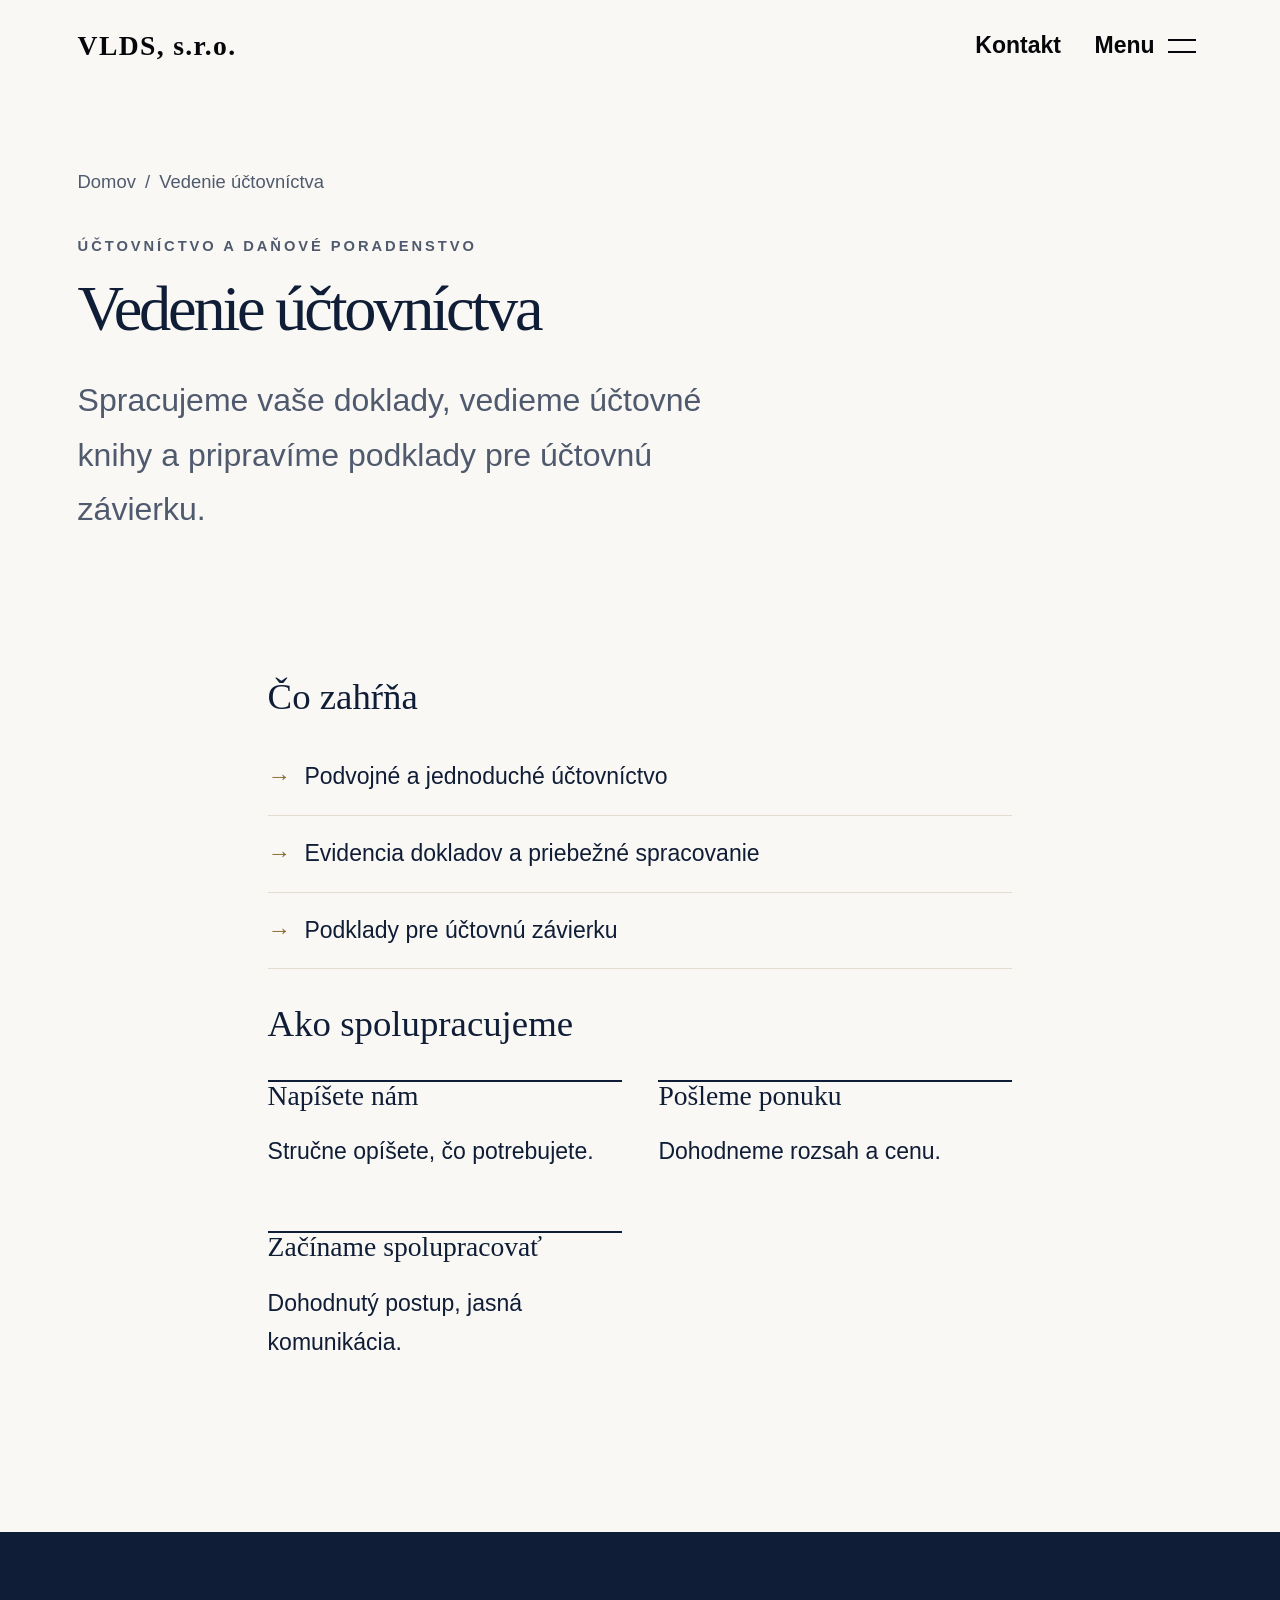
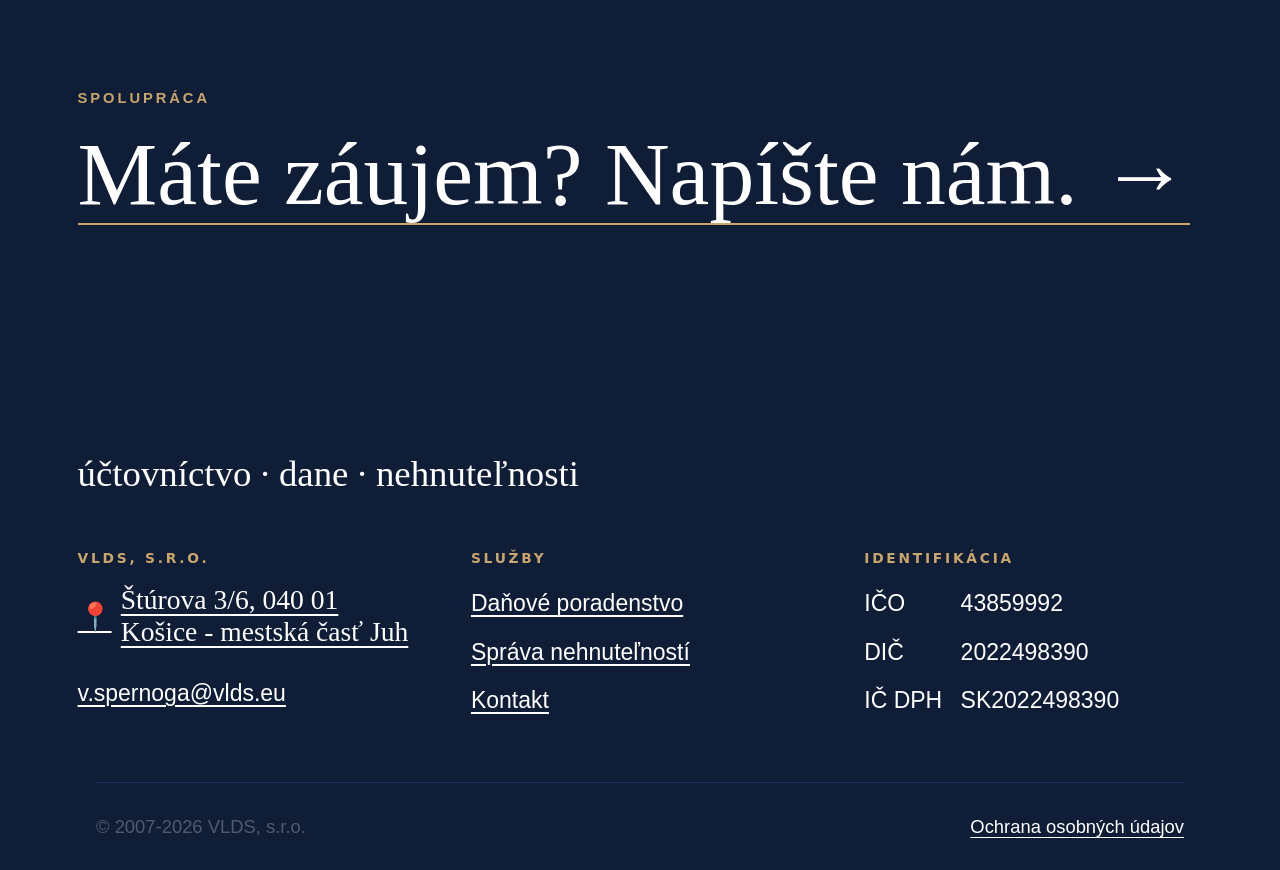
<file: other-sites/vedenie-uctovnictva.html>
<!doctype html>
<html lang="sk">
  <head>
    <meta charset="utf-8" />
    <meta name="viewport" content="width=device-width, initial-scale=1" />
    <title>Vedenie účtovníctva Košice - VLDS, s.r.o.</title>
    <link rel="stylesheet" href="../style.css" />
  </head>

  <body class="home">
    <a class="skip" href="#content">Preskočiť na obsah</a>
    <header class="header top">
      <div class="wrap bar">
        <a class="logo" href="../index.html">VLDS, s.r.o.</a>
        <div class="right">
          <a class="contact" href="contact.html">Kontakt</a>
          <button
            class="menu_button"
            aria-expanded="false"
            aria-controls="menu"
          >
            <span>Menu</span
            ><span class="bars" aria-hidden="true"></span>
          </button>
        </div>
      </div>
    </header>

    <main id="content">
      <section class="title">
        <div class="wrap">
          <nav class="navigation">
            <ol>
              <li><a href="../index.html">Domov</a></li>
              <li aria-current="page">Vedenie účtovníctva</li>
            </ol>
          </nav>
          <p class="eyebrow">Účtovníctvo a daňové poradenstvo</p>
          <h1>Vedenie účtovníctva</h1>
          <p class="lead">
            Spracujeme vaše doklady, vedieme účtovné knihy a pripravíme podklady
            pre účtovnú závierku.
          </p>
        </div>
      </section>

      <section class="statement">
        <div class="wrap narrow">
          <h2>Čo zahŕňa</h2>
          <ul class="tick">
            <li>Podvojné a jednoduché účtovníctvo</li>
            <li>Evidencia dokladov a priebežné spracovanie</li>
            <li>Podklady pre účtovnú závierku</li>
          </ul>
          <h2>Ako spolupracujeme</h2>
          <ol class="steps">
            <li>
              <h3>Napíšete nám</h3>
              <p>Stručne opíšete, čo potrebujete.</p>
            </li>
            <li>
              <h3>Pošleme ponuku</h3>
              <p>Dohodneme rozsah a cenu.</p>
            </li>
            <li>
              <h3>Začíname spolupracovať</h3>
              <p>Dohodnutý postup, jasná komunikácia.</p>
            </li>
          </ol>
        </div>
      </section>

      <section class="cooperation">
        <div class="wrap">
          <p class="eyebrow">Spolupráca</p>
          <a class="question" href="contact.html"
            >Máte záujem? Napíšte nám. <span aria-hidden="true">→</span></a
          >
        </div>
      </section>
    </main>

    <footer class="footer">
      <div class="wrap">
        <p class="little">účtovníctvo · dane · nehnuteľnosti</p>
        <div class="grid footer_grid">
          <div>
            <h2>VLDS, s.r.o.</h2>
            <details class="address">
              <summary>Štúrova 3/6, 040 01 Košice - mestská časť Juh</summary>
              <div
                class="map"
                data-lat="48.716152"
                data-lng="21.258461"
                data-label="VLDS, s.r.o., Štúrova 3/6"
                role="region"
                aria-label="Interaktívna mapa"
              ></div>
              <a
                class="ext"
                href="https://www.google.com/maps/search/?api=1&query=%C5%A0t%C3%BArova%203/6%2C%20040%2001%20Ko%C5%A1ice"
                target="_blank"
                rel="noopener"
                >Otvoriť v Google Maps ↗</a
              >
            </details>
            <p><a href="">v.spernoga@vlds.eu</a></p>
          </div>

          <div>
            <h2>Služby</h2>
            <ul class="footer_services">
              <li>
                <a href="danove-poradenstvo.html"
                  >Daňové poradenstvo</a
                >
              </li>
              <li>
                <a href="sprava-nehnutelnosti.html"
                  >Správa nehnuteľností</a
                >
              </li>
              <li><a href="contact.html">Kontakt</a></li>
            </ul>
          </div>

          <div>
            <h2>Identifikácia</h2>
            <dl>
              <dt>IČO</dt>
              <dd>43859992</dd>
              <dt>DIČ</dt>
              <dd>2022498390</dd>
              <dt>IČ DPH</dt>
              <dd>SK2022498390</dd>
            </dl>
          </div>
        </div>

        <div class="legal">
          <span>© 2007-2026 VLDS, s.r.o.</span>
          <span
            ><a href="../legal/ochrana-osobnych-udajov.html">Ochrana osobných údajov</a></span
          >
        </div>
      </div>
    </footer>
    <script src="../main.js"></script>
  </body>
</html>
</file>
<file: style.css>
:root {
  --color: #0f1d36;
  --color2: #1b2f57;
  --background: #faf8f4;
  --line: #e3ddd0;
  --gold: #c9a66b;
  --muted: #4f5a6e;
  --font: "Iowan Old Style", "Palatino Linotype", Palatino, Georgia, serif;
  --ease: cubic-bezier(0.25, 0.75, 0.25, 1)
}

/* BASE */
* {
  box-sizing: border-box;
}

html {
  font-size: 115%;
  scroll-behavior: smooth;
}

body {
  margin: 0;
  font: 1.25rem/1.7 "Segoe UI", Roboto, sans-serif;
  color: var(--color);
  background: var(--background);
  animation: fade 1s var(--ease);
}

a {
  color: inherit;
  text-underline-offset: 4px;
}

h1,
h2,
h3 {
  font-family: var(--font);
  font-weight: 500;
  line-height: 1;
  margin: 0 0 1rem;
}

h1 {
  font-size: clamp(3rem, 8vw, 3.5rem);
  letter-spacing: -0.05em;
}

h2 {
  font-size: clamp(2rem, 5vw, 3.5rem);
}

h3 {
  font-size: 1.5rem;
}

/* SHARED LAYOUT AND TEXT */
.wrap {
  max-width: 1180px;
  margin: 0 auto;
  padding: 0 1.5rem;
}

.grid {
  display: grid;
  gap: 3rem;
}

.lead {
  font-size: clamp(1.5rem, 2.5vw, 2rem);
  color: var(--muted);
  max-width: 36ch;
}

.eyebrow {
  text-transform: uppercase;
  letter-spacing: 0.2em;
  font-size: 0.8rem;
  font-weight: 700;
  color: var(--muted);
  margin: 0 0 1rem;
}

.small {
  font-size: 1rem;
}

.muted {
  color: var(--muted);
}

/* ACCESSIBILITY */
.skip {
  position: absolute;
  left: -999px;
  top: 0;
  background: var(--color);
  color: #fff;
  padding: 0.7rem 1rem;
  z-index: 99;
}

.skip:focus {
  left: 0;
}

:focus-visible {
  outline: 3px solid var(--gold);
  outline-offset: 3px;
}

/* HEADER */
.header {
  position: fixed;
  inset: 0 0 auto;
  z-index: 60;
  mix-blend-mode: difference;
  background: var(--background);
  border-bottom: 1px solid var(--line);
  transition:
    transform 0.3s var(--ease),
    background 0.3s,
    color 0.3s;
}

.bar {
  display: flex;
  justify-content: space-between;
  align-items: center;
  min-height: 5rem;
}

.logo {
  font: 600 1.5rem var(--font);
  text-decoration: none;
  letter-spacing: 0.05em;
}

.right {
  display: flex;
  align-items: center;
  gap: 1.5rem;
}

.contact {
  text-decoration: none;
  font-weight: 600;
  position: relative;
}

.contact:after {
  content: "";
  position: absolute;
  left: 0;
  right: 0;
  bottom: -3px;
  height: 2px;
  background: currentColor;
  transform: scaleX(0);
  transform-origin: left;
  transition: transform 0.3s var(--ease);
}

.contact:hover:after {
  transform: scaleX(1);
}

.menu_button {
  display: flex;
  align-items: center;
  gap: 0.75rem;
  min-height: 50px;
  background: none;
  border: 0;
  color: inherit;
  font: inherit;
  font-weight: 600;
  cursor: pointer;
}

.bars {
  width: 28px;
  height: 14px;
  border-top: 2px solid;
  border-bottom: 2px solid;
  position: relative;
  transition: 0.5s;
}

.home .header.top {
  background: transparent;
  border-color: transparent;
  color: white;
}

/* HOME: HERO */
.hero {
  position: relative;
  min-height: 100svh;
  display: flex;
  align-items: center;
  background: linear-gradient(160deg, #0f1d36, #1b2f57 70%, #27406f);
  color: white;
  overflow: hidden;
  padding: 7rem 0 5rem;
}

.hero .eyebrow {
  color: var(--gold);
}

.hero .lead {
  color: white;
  margin-bottom: 2rem;
}

.hero .wrap {
  position: relative;
}

.hero h1 {
  display: inline-block;
  overflow: hidden;
  vertical-align: top;
  padding-bottom: 0.1em;
}

.button {
  display: inline-block;
  min-height: 50px;
  padding: 0.75rem 1.75rem;
  font: inherit;
  font-weight: 700;
  text-decoration: none;
  color: white;
  background: var(--color);
  border: 2px solid var(--color2);
  border-radius: 100px;
  cursor: pointer;
  transition:
    transform 0.3s var(--ease),
    background 0.3s,
    color 0.3s;
}

.button:hover {
  transform: translateY(-3px);
}

.button--gold {
  background: var(--gold);
  border-color: var(--gold);
  color: var(--color);
}

/* HOME: MESSAGE */
.message {
  padding: clamp(4rem, 10vw, 8rem) 0;
  text-align: center;
}

.message p {
  font: 500 clamp(2rem, 5vw, 3.6rem)/1.25 var(--font);
  max-width: 20ch;
  margin: 0 auto;
}

.message em {
  color: var(--muted);
}

/* HOME: SERVICES */
.services,
.procedure {
  padding: 6rem 0;
}

.procedure {
  background: #f1ede4;
}

.list {
  margin-top: 2.5rem;
  border-top: 1px solid var(--line);
}

.row {
  display: grid;
  grid-template-columns: 4rem 1fr auto;
  gap: 1rem;
  align-items: center;
  padding: 2rem 1rem;
  border-bottom: 1px solid var(--line);
  text-decoration: none;
  transition:
    background 0.3s,
    color 0.3s,
    padding 0.3s var(--ease);
}

.row:hover,
.row:focus-visible {
  background: var(--color);
  color: white;
  padding-left: 2rem;
}

.number {
  font: 500 1rem var(--font);
  color: var(--gold);
}

.row_text b {
  display: block;
  font: 500 clamp(1.5rem, 3.5vw, 2.5rem)/1.25 var(--font);
}

.row_text small {
  display: block;
  color: var(--muted);
  font-size: 1rem;
  margin-top: 0.5rem;
}

.row:hover small {
  color: white;
}

/* HOME: STEPS */
.steps {
  list-style: none;
  padding: 0;
  margin: 2rem 0;
  display: grid;
  grid-template-columns: repeat(auto-fit, minmax(min(100%, 240px), 1fr));
  gap: 2rem;
}

.steps li {
  border-top: 2px solid var(--color);
}

/* SERVICE PAGE: CONTENT */
.title {
  padding: 9rem 0 2rem;
}

.statement {
  padding: 2rem 0 6rem;
}

.narrow {
  max-width: 800px;
}

.narrow h2 {
  font-size: 2rem;
  margin-top: 2rem;
}

.navigation ol {
  list-style: none;
  display: flex;
  flex-wrap: wrap;
  gap: 0.5rem;
  padding: 0;
  margin: 0 0 2rem;
  font-size: 1rem;
  color: var(--muted);
}

.navigation li + li:before {
  content: "/";
  margin-right: 0.5rem;
}

.navigation a {
  text-decoration: none;
}

.navigation a:hover {
  text-decoration: underline;
}

.nav_text {
  display: inline-block;
  overflow: hidden;
  vertical-align: top;
  padding-bottom: 0.1rem;
}

.tick {
  list-style: none;
  padding: 0;
}

.tick li {
  padding: 1rem 0 1rem 2rem;
  border-bottom: 1px solid var(--line);
  position: relative;
  font-size: 1.25rem;
}

.tick li:before {
  content: "→";
  position: absolute;
  left: 0;
  color: #8a6a2f;
}

/* CONTACT FORM */
/* for future implementation */
/*
.contact_grid {
  grid-template-columns: repeat(auto-fit, minmax(min(100%, 380px), 1fr));
}

.form {
  display: grid;
  gap: 1.5rem;
}

.dont {
  position: absolute;
  left: -10000px;
}

.field label {
  display: block;
  font-weight: 600;
  margin-bottom: 0.25rem;
}

.field b {
  color: var(--gold);
}

input,
textarea {
  width: 100%;
  min-height: 50px;
  padding: 0.8rem 0;
  font: inherit;
  color: var(--color);
  background: transparent;
  border: 1px solid var(--line);
  border-bottom: 2px solid var(--gold);
  border-radius: 0;
  transition: border-color 0.25s;
}

input:focus,
textarea:focus {
  outline: 0;
  border-color: var(--color);
  box-shadow: 0 2px 0 var(--gold);
}

.check {
  display: flex;
  gap: 0.8rem;
  align-items: flex-start;
}

.check input {
  width: 24px;
  min-height: 24px;
  margin-top: 0.3rem;
  flex: none;
}

.check label {
  font-weight: 400;
  font-size: 1rem;
  margin: 0;
}

.form__msg {
  margin: 0;
  font-weight: 600;
}

.form__msg.ok {
  color: #0f6b3f;
}

.form__msg.err {
  color: #a3241f;
}
*/

/* HOME: COOPERATION */
.cooperation {
  background: var(--color);
  color: white;
  padding: clamp(5rem, 12vw, 9rem) 0;
}

.cooperation .eyebrow {
  color: var(--gold);
}

.question {
  display: inline-block;
  font: 500 clamp(2rem, 7vw, 5.5rem)/1 var(--font);
  text-decoration: none;
  border-bottom: 2px solid var(--gold);
  padding-bottom: 0.2rem;
}

.question span {
  display: inline-block;
  transition: transform 0.5s var(--ease);
}

.question:hover {
  color: var(--gold);
}

.question:hover span {
  transform: translateX(1rem);
}

/* FOOTER */
.footer {
  background: var(--color);
  color: white;
  padding: 4rem 0 1.5rem;
}

.footer a {
  color: white;
}

.footer h2 {
  font: 600 0.75rem system-ui;
  letter-spacing: 0.2em;
  text-transform: uppercase;
  color: var(--gold);
  margin: 0 0 1rem;
}

.little {
  font: 500 2rem var(--font);
  margin: 0 0 3rem;
  color: white;
}

.footer_grid {
  grid-template-columns: repeat(auto-fit, minmax(min(100%, 240px), 1fr));
}

.footer_services {
  list-style: none;
  padding: 0;
  margin: 0;
}

.footer_services li {
  margin: 0.5rem 0;
}

.footer dl {
  display: grid;
  grid-template-columns: auto 1fr;
  gap: 0.5rem 1rem;
  margin: 0;
}

.footer dd {
  margin: 0;
}

.legal {
  display: flex;
  flex-wrap: wrap;
  justify-content: space-between;
  gap: 0.5rem;
  margin-top: 2.5rem;
  padding-top: 1.5rem;
  border-top: 1px solid var(--color2);
  font-size: 1rem;
  color: var(--muted);
  margin-left: 1rem;
  margin-right: 1rem;
}

/* ADDRESS AND MAP */
.address {
  margin: 0.6rem 0 1.4rem;
}

.address summary {
  cursor: pointer;
  font: 500 1.5rem var(--font);
  min-height: 50px;
  display: flex;
  align-items: center;
  gap: 0.5rem;
  text-decoration: underline;
  text-underline-offset: 5px;
  list-style: none;
}

.address summary::-webkit-details-marker {
  display: none;
}

.address summary:before {
  content: "📍";
}

.address summary:hover {
  text-decoration-color: var(--gold);
}

.map {
  height: 380px;
  border-radius: 14px;
  margin: 1rem 0 0.5rem;
  background: #e8e4da;
  overflow: hidden;
}

.ext {
  font-size: 1rem;
}

/* ANIMATIONS */
@keyframes fade {
  from {
    opacity: 0;
  }
}

/* ACCESSIBILITY: REDUCED MOTION */
@media (max-width: 700px) {
  .row {
    grid-template-columns: 2.5rem 1fr auto;
    padding: 1.5rem 0.5rem;
  }

  .map {
    height: 300px;
  }
}

@media (prefers-reduced-motion: reduce) {
  *,
  *:before,
  *:after {
    animation: none !important;
    transition: none !important;
    scroll-behavior: none !important;
  }
}
</file>
